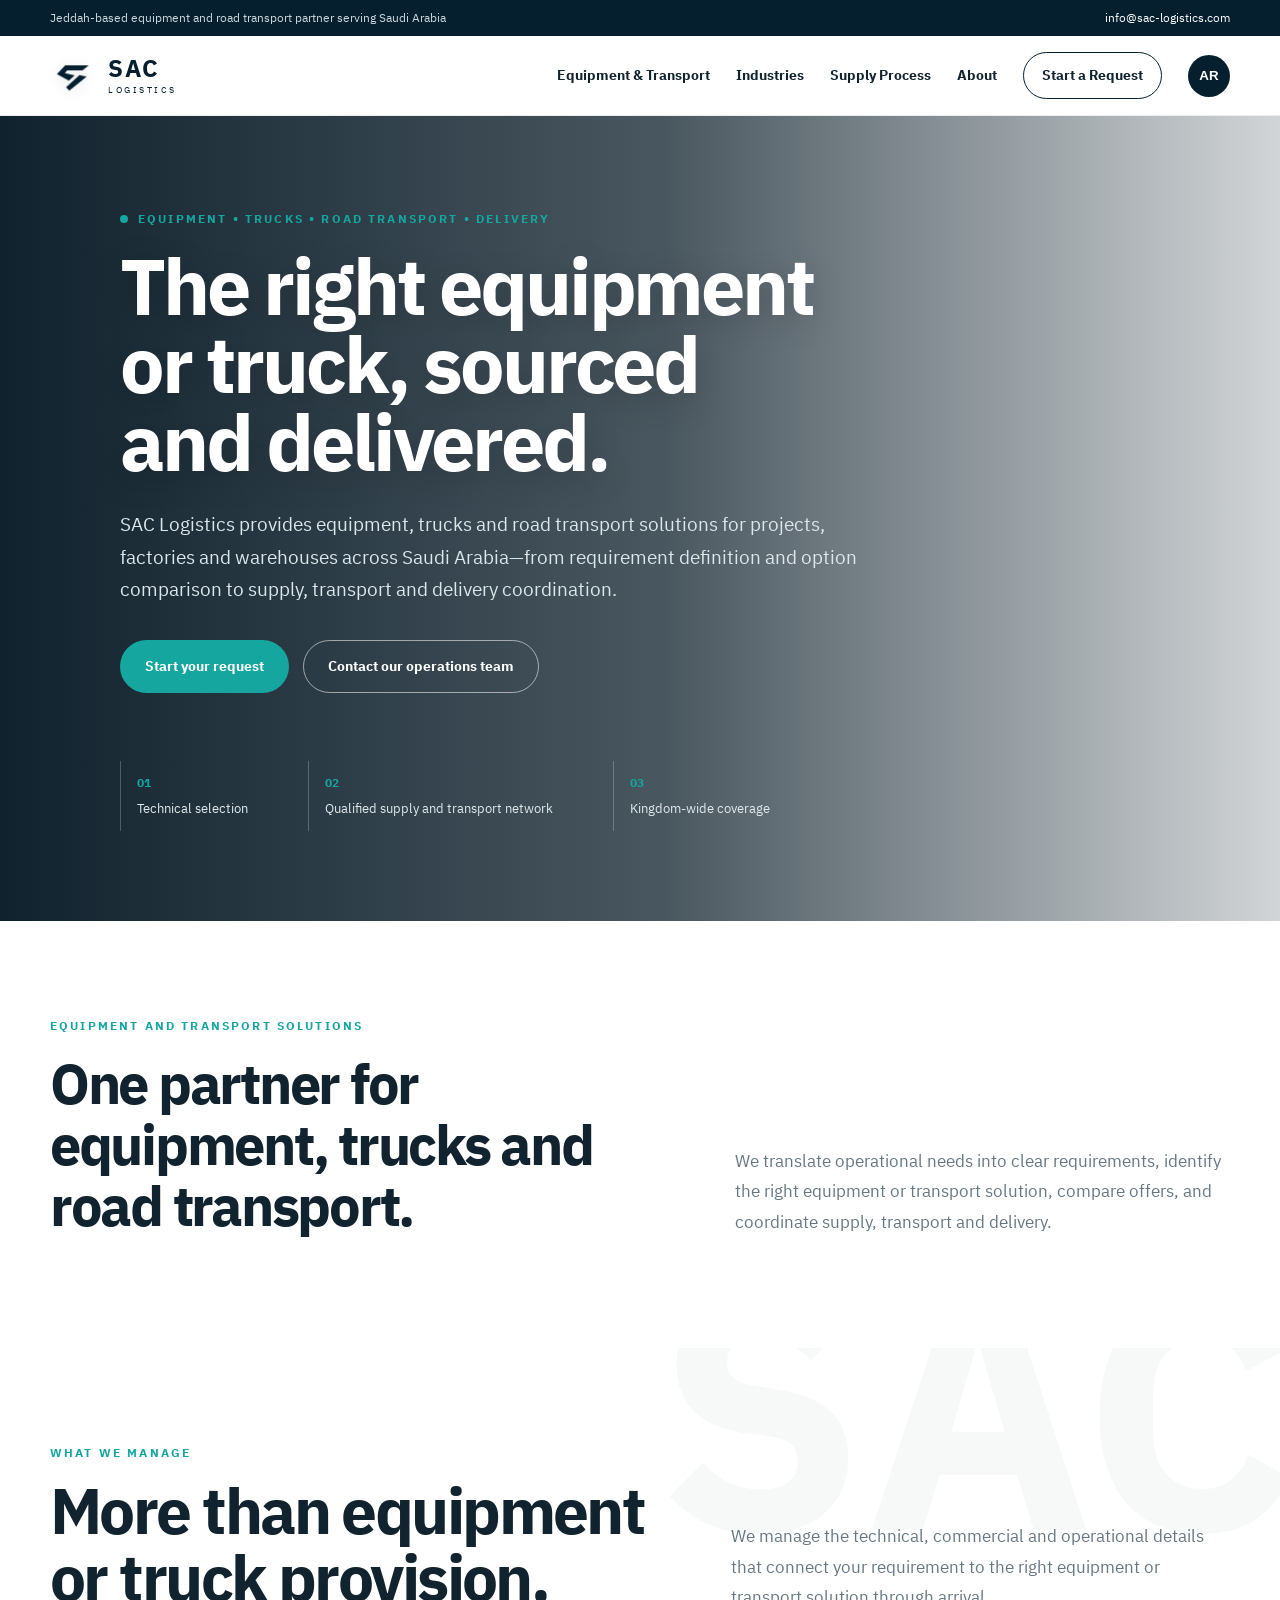
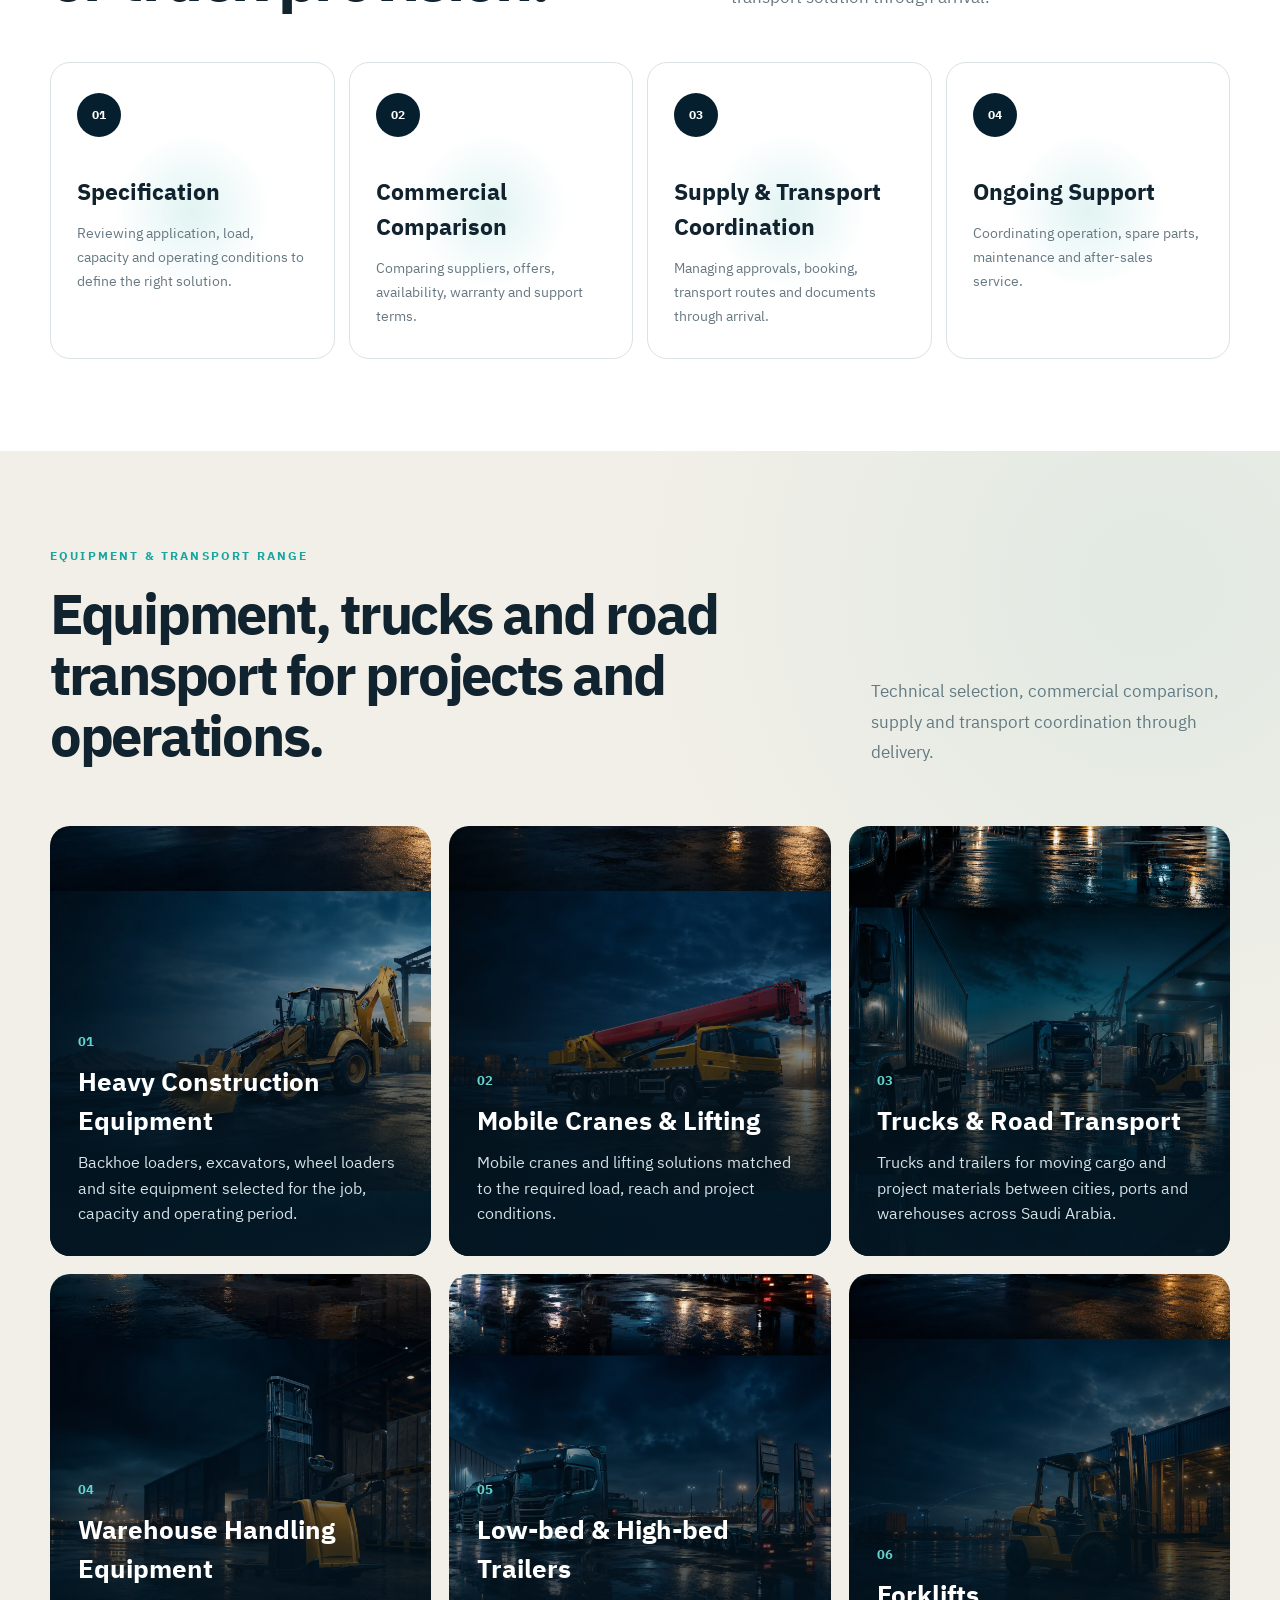
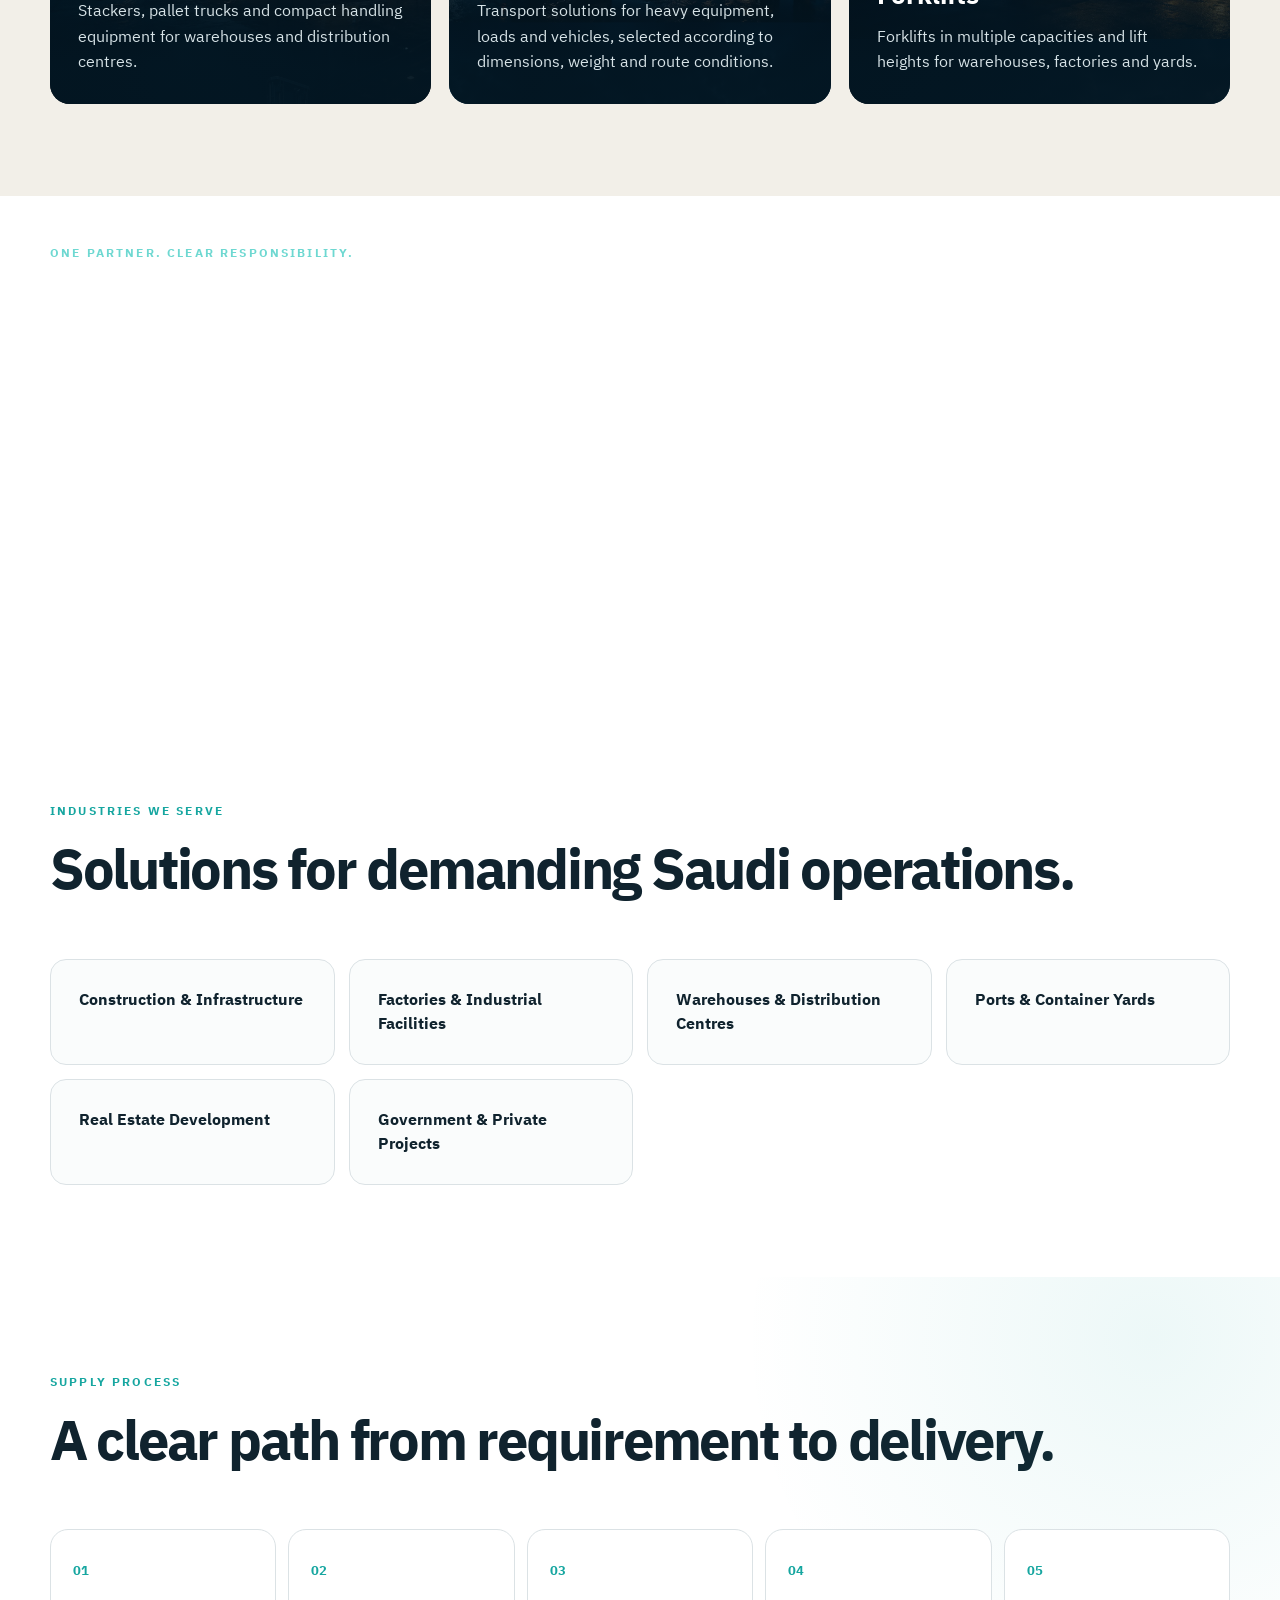
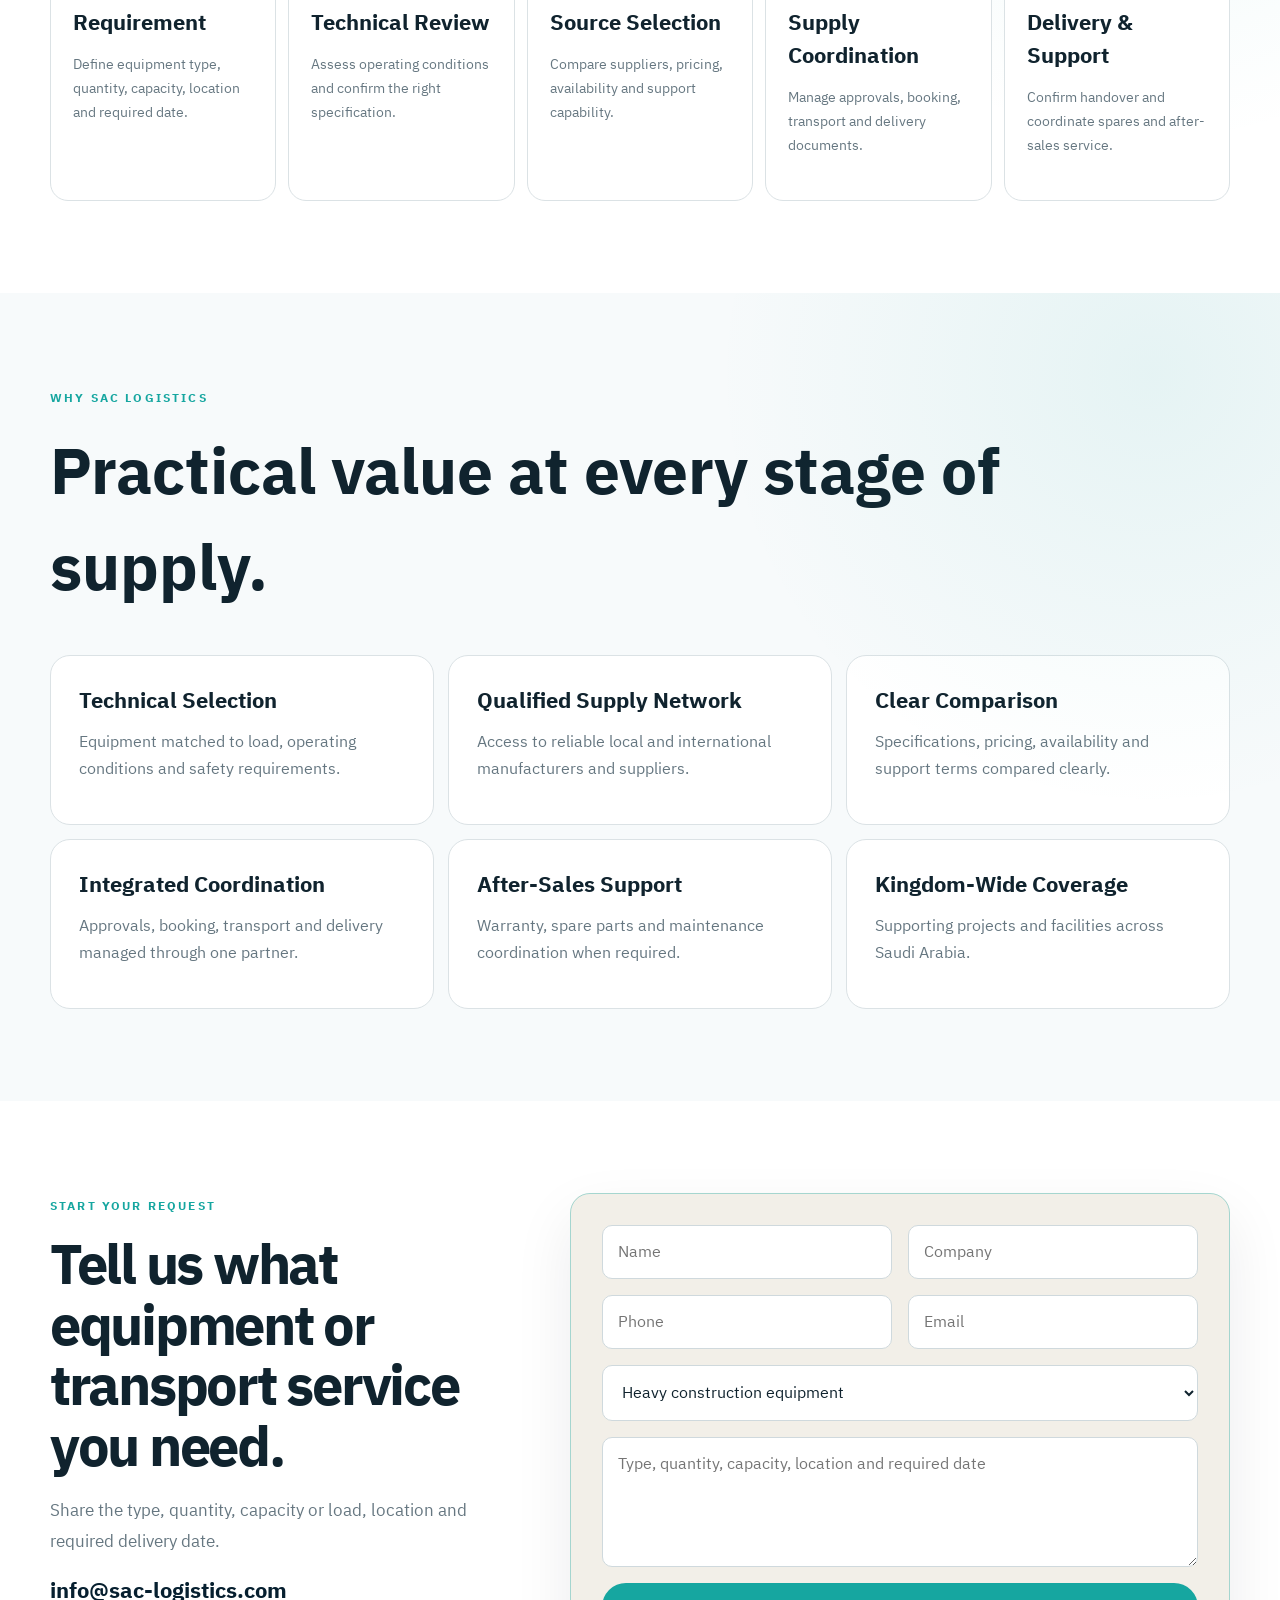
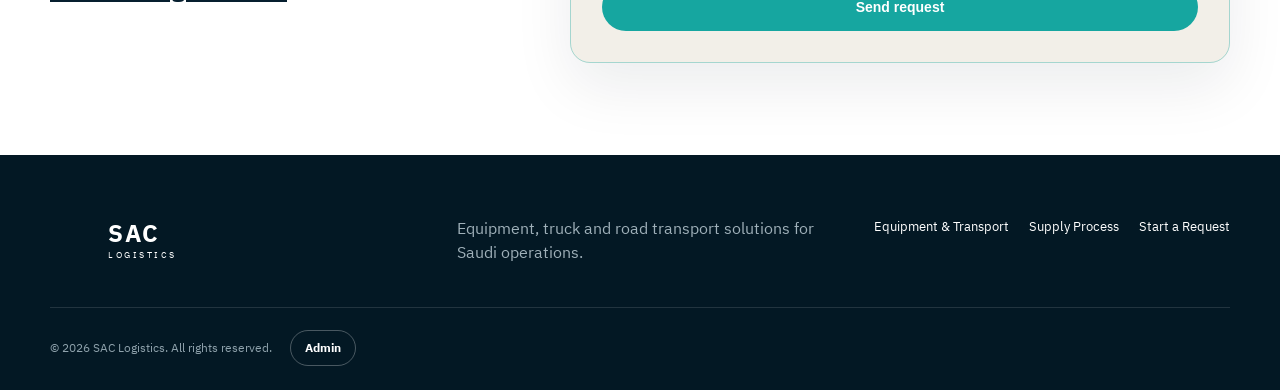
<file: index.html>
<!doctype html>
<html lang="en" dir="ltr">
<head>
<meta charset="utf-8">
<meta name="viewport" content="width=device-width,initial-scale=1">
<meta name="theme-color" content="#061f2f">
<meta name="description" content="SAC Logistics provides heavy equipment, trucks, low-bed and high-bed trailers, road transport and warehouse equipment solutions across Saudi Arabia.">
<title>SAC Logistics | Equipment, Trucks & Road Transport Saudi Arabia</title>
<link rel="stylesheet" href="styles.css?v=20260718-2"><link rel="stylesheet" href="logo-interactive-v1.css?v=1"><link rel="stylesheet" href="experience-v1.css?v=1">
</head>
<body>
<div class="topbar"><span data-i18n="topbar">Jeddah-based logistics operations partner serving Saudi Arabia</span><a href="mailto:info@sac-logistics.com">info@sac-logistics.com</a></div>
<header class="nav-wrap" id="top">
<a class="brand" href="#top" aria-label="SAC Logistics"><span class="mark">S</span><span><strong>SAC</strong><small>LOGISTICS</small></span></a>
<button class="menu-toggle" aria-label="Open menu">☰</button>
<nav class="main-nav"><a href="#equipment" data-i18n="navEquipment">Services</a><a href="#industries" data-i18n="navIndustries">Industries</a><a href="#process" data-i18n="navProcess">How We Work</a><a href="#about" data-i18n="navAbout">About</a><a class="nav-cta" href="#contact" data-i18n="navQuote">Request Service</a><button class="lang-btn" id="langBtn">AR</button></nav>
</header>
<main>
<section class="hero"><div class="hero-overlay"></div><div class="container hero-content"><div class="eyebrow" data-i18n="heroEyebrow">EQUIPMENT SUPPLY • TECHNICAL SELECTION • DELIVERY</div><h1 data-i18n="heroTitle">The right equipment, correctly specified, sourced and delivered.</h1><p data-i18n="heroText">SAC Logistics supplies equipment solutions for projects, factories and warehouses across Saudi Arabia.</p><div class="hero-actions"><a class="btn primary" href="#contact" data-i18n="heroCta">Request equipment</a><a class="btn ghost" href="#contact" data-i18n="heroExplore">Contact our supply team</a></div><div class="proof"><div><b>01</b><span data-i18n="proof1">Technical selection</span></div><div><b>02</b><span data-i18n="proof2">Qualified supply network</span></div><div><b>03</b><span data-i18n="proof3">Kingdom-wide delivery</span></div></div></div></section>
<section class="intro section"><div class="container split"><div><span class="kicker" data-i18n="introKicker">ABOUT SAC LOGISTICS</span><h2 data-i18n="introTitle">An integrated operations and logistics management partner.</h2></div><div><p data-i18n="introText">We assess requirements, compare suppliers, schedule equipment and vehicles, and follow execution through final delivery.</p></div></div></section>
<section class="capabilities section"><div class="container"><div class="cap-head"><div><span class="kicker" data-i18n="capKicker">WHAT WE MANAGE</span><h2 data-i18n="capTitle">More than equipment supply.</h2></div><p data-i18n="capLead">We manage the technical, commercial and operational details that connect your requirement to the right equipment and a controlled delivery.</p></div><div class="cap-grid"><article class="cap-card"><span class="cap-no">01</span><h3 data-i18n="cap1">Specification</h3><p data-i18n="cap1Text">Reviewing application, load, capacity and operating conditions to define the right solution.</p></article><article class="cap-card"><span class="cap-no">02</span><h3 data-i18n="cap2">Commercial Comparison</h3><p data-i18n="cap2Text">Comparing suppliers, offers, availability, warranty and support terms.</p></article><article class="cap-card"><span class="cap-no">03</span><h3 data-i18n="cap3">Supply Coordination</h3><p data-i18n="cap3Text">Managing approvals, booking, transport and documents through arrival.</p></article><article class="cap-card"><span class="cap-no">04</span><h3 data-i18n="cap4">Ongoing Support</h3><p data-i18n="cap4Text">Coordinating operation, spare parts, maintenance and after-sales service.</p></article></div></div></section>
<section class="equipment section" id="equipment"><div class="container"><div class="section-head"><div><span class="kicker" data-i18n="equipmentKicker">OUR SERVICES</span><h2 data-i18n="equipmentTitle">Integrated logistics and operating solutions from one partner.</h2></div><p data-i18n="equipmentText">Equipment, trucks, transport, maintenance, supplier comparison, tracking and operating support.</p></div><div class="equipment-grid"></div></div></section>
<section class="visual-band"><div class="container"><span class="kicker light" data-i18n="visualKicker">ONE PARTNER. CLEAR RESPONSIBILITY.</span><h2 data-i18n="visualTitle">Equipment selected for real operating conditions.</h2><p data-i18n="visualText">We combine technical selection, commercial comparison, supply coordination and after-sales support.</p></div></section>
<section class="industries section" id="industries"><div class="container"><div class="section-head"><div><span class="kicker" data-i18n="industriesKicker">SECTORS WE SERVE</span><h2 data-i18n="industriesTitle">Built for demanding Saudi operations.</h2></div></div><div class="industry-grid"><div data-i18n="ind1">Construction & Infrastructure</div><div data-i18n="ind2">Factories & Building Materials</div><div data-i18n="ind3">Warehouses & Logistics Centres</div><div data-i18n="ind4">Ports & Container Yards</div><div data-i18n="ind5">Industrial Projects</div><div data-i18n="ind6">Real Estate Developers</div></div></div></section>
<section class="process section" id="process"><div class="container"><div class="section-head"><div><span class="kicker" data-i18n="processKicker">HOW WE WORK</span><h2 data-i18n="processTitle">A controlled journey from request to delivery.</h2></div></div><div class="steps"><article><b>01</b><h3 data-i18n="step1">Request</h3><p data-i18n="step1Text">Equipment or truck details, location and duration.</p></article><article><b>02</b><h3 data-i18n="step2">Assessment</h3><p data-i18n="step2Text">Selecting the right type, capacity and specification.</p></article><article><b>03</b><h3 data-i18n="step3">Supplier Selection</h3><p data-i18n="step3Text">Comparing suppliers, prices and availability.</p></article><article><b>04</b><h3 data-i18n="step4">Scheduling</h3><p data-i18n="step4Text">Booking, arrival, loading and route coordination.</p></article><article><b>05</b><h3 data-i18n="step5">Delivery</h3><p data-i18n="step5Text">Execution follow-up through successful closure.</p></article></div></div></section>
<section class="about section" id="about"><div class="container about-grid"><div class="about-photo"></div><div><span class="kicker" data-i18n="aboutKicker">ABOUT SAC LOGISTICS</span><h2 data-i18n="aboutTitle">More than a broker: an integrated operations partner.</h2><p data-i18n="aboutText">We assess needs, select suppliers, compare prices, schedule operations and monitor delivery through completion.</p><div class="chips"><span data-i18n="chip1">Wide Saudi network</span><span data-i18n="chip2">Fast response</span><span data-i18n="chip3">Continuous support</span></div></div></div></section>
<section class="contact section" id="contact"><div class="container contact-grid"><div><span class="kicker" data-i18n="contactKicker">START YOUR REQUEST</span><h2 data-i18n="contactTitle">Tell us what equipment or transport service you need.</h2><p data-i18n="contactText">Share the type, quantity, capacity or load, location and required delivery date.</p><a class="email" href="mailto:info@sac-logistics.com">info@sac-logistics.com</a></div><form action="mailto:info@sac-logistics.com" method="post" enctype="text/plain"><input name="name" data-ph="name" placeholder="Name" required><input name="company" data-ph="company" placeholder="Company"><input name="phone" data-ph="phone" placeholder="Phone"><input name="email" type="email" data-ph="email" placeholder="Email" required><select name="category"><option data-i18n="opt1">Heavy construction equipment</option><option data-i18n="opt2">Cranes & lifting equipment</option><option data-i18n="opt3">Trucks & road transport</option><option data-i18n="opt4">Warehouse handling equipment</option><option data-i18n="opt5">Low-bed & high-bed trailers</option><option data-i18n="opt6">Forklifts</option></select><textarea name="details" data-ph="details" placeholder="Type, quantity, capacity or load, location and required date"></textarea><button class="btn primary" type="submit" data-i18n="send">Send request</button></form></div></section>
</main>
<footer><div class="container footer-grid"><div class="brand footer-brand"><span class="mark">S</span><span><strong>SAC</strong><small>LOGISTICS</small></span></div><p data-i18n="footerText">Equipment, trucks and logistics operations across Saudi Arabia.</p><div><a href="#equipment" data-i18n="navEquipment">Services</a><a href="#process" data-i18n="navProcess">How We Work</a><a href="#contact" data-i18n="navQuote">Request Service</a></div></div><div class="container copyright">© 2026 SAC Logistics. <span data-i18n="rights">All rights reserved.</span></div></footer>
<script src="script.js?v=20260718-2"></script>
<script src="hero-video-v5.js?v=20260719-1"></script>
<script src="content-final-v1.js?v=20260719-1"></script>
<script src="logo-interactive-v1.js?v=1"></script><script src="experience-v1.js?v=1"></script></body></html>
</file>
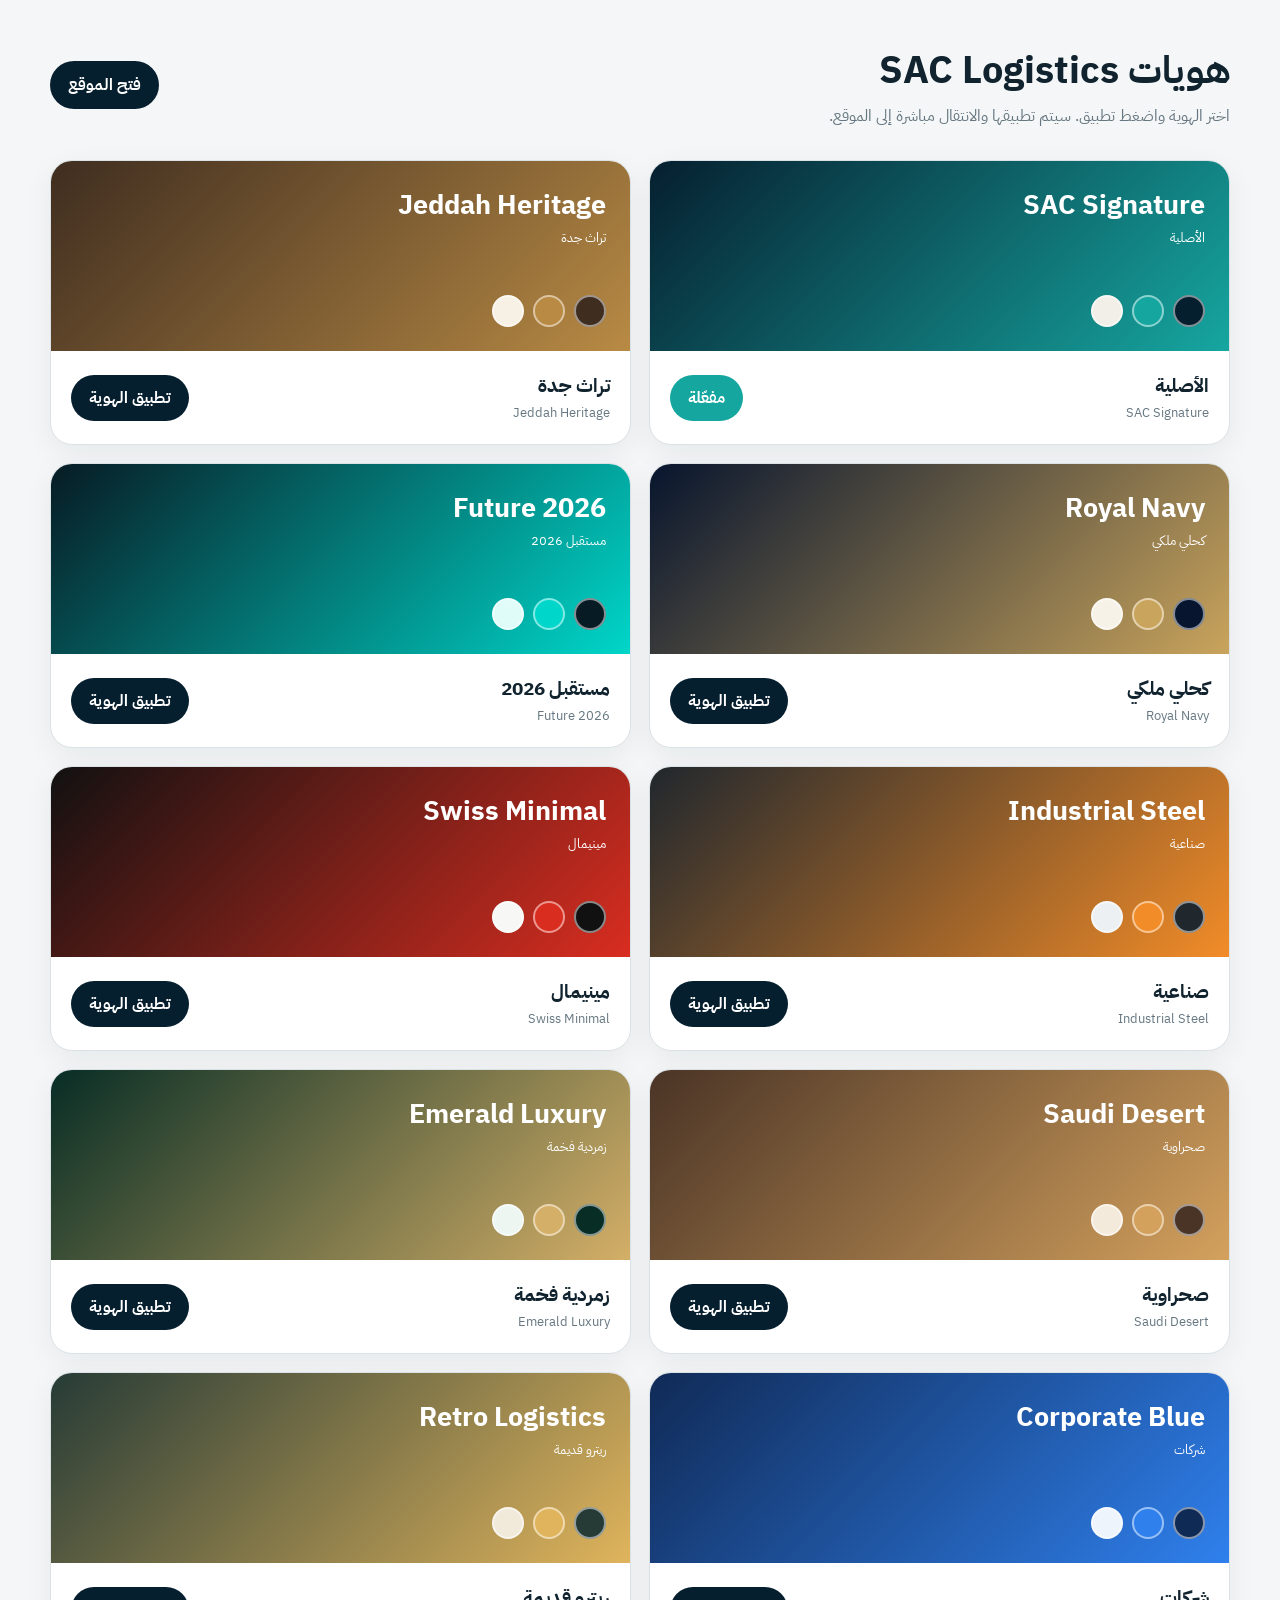
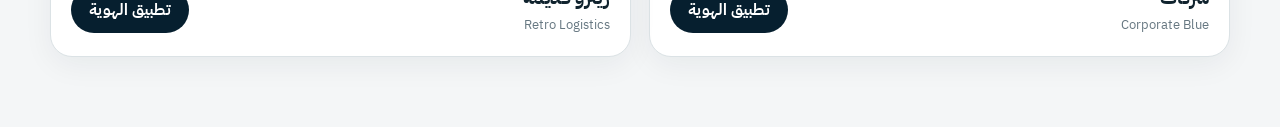
<file: admin.html>
<!doctype html><html lang="ar" dir="rtl"><head><meta charset="utf-8"><meta name="viewport" content="width=device-width,initial-scale=1"><meta name="theme-color" content="#061f2f"><title>SAC Logistics | Identity Admin</title><link rel="stylesheet" href="admin.css?v=2"></head><body><main class="wrap"><header class="top"><div><h1>هويات SAC Logistics</h1><p>اختر الهوية واضغط تطبيق. سيتم تطبيقها والانتقال مباشرة إلى الموقع.</p></div><a class="back" href="index.html?cache=2" target="_blank">فتح الموقع</a></header><section class="grid"></section></main><div class="notice"></div><script src="theme-data.js?v=2"></script><script src="admin-v2.js?v=2"></script></body></html>
</file>
<file: styles.css>
:root{--navy:#061f2f;--navy2:#0a3348;--teal:#16a6a0;--sand:#f2efe8;--ink:#10232e;--muted:#667781;--line:#dbe2e5;--radius:20px}*{box-sizing:border-box}html{scroll-behavior:smooth}body{margin:0;font-family:Arial,Tahoma,sans-serif;color:var(--ink);background:#fff}body.rtl{font-family:Tahoma,Arial,sans-serif}.container{width:min(1180px,calc(100% - 48px));margin:auto}.topbar{height:36px;background:var(--navy);color:#cbd8de;display:flex;align-items:center;justify-content:space-between;padding:0 max(24px,calc((100vw - 1180px)/2));font-size:12px}.topbar a{color:#fff;text-decoration:none}.nav-wrap{height:84px;background:#fff;display:flex;align-items:center;justify-content:space-between;padding:0 max(24px,calc((100vw - 1180px)/2));position:sticky;top:0;z-index:20;border-bottom:1px solid rgba(6,31,47,.08)}.brand{display:flex;gap:10px;align-items:center;text-decoration:none;color:var(--navy)}.mark{width:42px;height:42px;border-radius:12px;background:var(--teal);color:#fff;display:grid;place-items:center;font-weight:900;font-size:22px}.brand span:last-child{display:flex;flex-direction:column;line-height:1}.brand strong{font-size:24px;letter-spacing:.08em}.brand small{font-size:9px;letter-spacing:.28em;margin-top:5px}.main-nav{display:flex;align-items:center;gap:26px}.main-nav a{color:var(--ink);text-decoration:none;font-size:14px;font-weight:700}.nav-cta{border:1px solid var(--navy);padding:12px 18px;border-radius:999px}.lang-btn{border:0;background:var(--navy);color:#fff;border-radius:999px;width:42px;height:42px;font-weight:800;cursor:pointer}.menu-toggle{display:none;border:0;background:none;font-size:26px}.hero{min-height:calc(100vh - 120px);position:relative;color:#fff;display:flex;align-items:center;background:url('https://images.unsplash.com/photo-1586528116311-ad8dd3c8310d?auto=format&fit=crop&w=2200&q=90') center/cover}.hero-overlay{position:absolute;inset:0;background:linear-gradient(90deg,rgba(3,22,34,.95),rgba(3,22,34,.72) 52%,rgba(3,22,34,.18))}.hero-content{position:relative;z-index:2;padding:90px 0}.eyebrow,.kicker{font-size:12px;font-weight:800;letter-spacing:.18em;color:var(--teal)}.hero h1{font-size:clamp(48px,6.2vw,88px);line-height:.98;max-width:900px;margin:20px 0 26px;letter-spacing:-.04em}.hero p{max-width:690px;font-size:19px;line-height:1.7;color:#dce7eb}.hero-actions{display:flex;gap:14px;margin-top:34px}.btn{display:inline-flex;align-items:center;justify-content:center;padding:15px 24px;border-radius:999px;text-decoration:none;font-weight:800;font-size:14px;border:1px solid transparent;cursor:pointer}.primary{background:var(--teal);color:#fff}.ghost{border-color:rgba(255,255,255,.55);color:#fff}.proof{display:flex;gap:44px;margin-top:68px}.proof div{display:flex;flex-direction:column;gap:7px}.proof b{font-size:12px;color:var(--teal)}.proof span{font-size:13px;color:#e2eaed}.section{padding:105px 0}.split{display:grid;grid-template-columns:1.2fr 1fr;gap:90px;align-items:end}.split h2,.section-head h2,.about h2,.contact h2{font-size:clamp(36px,4.4vw,62px);line-height:1.08;letter-spacing:-.04em;margin:18px 0}.split p,.section-head p,.about p,.contact p{font-size:17px;line-height:1.8;color:var(--muted)}.equipment{background:var(--sand)}.section-head{display:flex;justify-content:space-between;align-items:end;gap:60px;margin-bottom:48px}.section-head>p{max-width:430px}.equipment-grid{display:grid;grid-template-columns:1.25fr 1fr;gap:18px}.eq-card{position:relative;min-height:390px;border-radius:var(--radius);overflow:hidden;background-size:cover;background-position:center}.eq-card.big{grid-row:span 2;min-height:798px}.eq-card:after{content:'';position:absolute;inset:0;background:linear-gradient(180deg,transparent 18%,rgba(3,22,34,.94))}.eq-copy{position:absolute;z-index:2;left:28px;right:28px;bottom:28px;color:#fff}.eq-copy small{color:#65d4ce;font-weight:800}.eq-copy h3{font-size:30px;margin:10px 0}.eq-copy p{margin:0;color:#d6e2e6;line-height:1.6}.forklift{background-image:url('https://images.unsplash.com/photo-1586528116311-ad8dd3c8310d?auto=format&fit=crop&w=1500&q=88')}.warehouse{background-image:url('https://images.unsplash.com/photo-1553413077-190dd305871c?auto=format&fit=crop&w=1200&q=88')}.loading{background-image:url('https://images.unsplash.com/photo-1566576721346-d4a3b4eaeb55?auto=format&fit=crop&w=1200&q=88')}.containers{background-image:url('https://images.unsplash.com/photo-1494412574643-ff11b0a5c1c3?auto=format&fit=crop&w=1200&q=88')}.site{background-image:url('https://images.unsplash.com/photo-1580674285054-bed31e145f59?auto=format&fit=crop&w=1200&q=88')}.visual-band{min-height:510px;display:flex;align-items:center;color:#fff;background:linear-gradient(90deg,rgba(3,22,34,.95),rgba(3,22,34,.42)),url('https://images.unsplash.com/photo-1553413077-190dd305871c?auto=format&fit=crop&w=2000&q=88') center/cover}.visual-band h2{font-size:clamp(40px,5vw,68px);max-width:790px;margin:12px 0}.visual-band p{max-width:620px;font-size:18px;line-height:1.7}.light{color:#6ed8d1}.industries{background:#fff}.industry-grid{display:grid;grid-template-columns:repeat(3,1fr);gap:14px}.industry-grid div{padding:28px;border:1px solid var(--line);border-radius:16px;font-weight:800;background:#fafcfc}.steps{display:grid;grid-template-columns:repeat(5,1fr);border-top:1px solid var(--line)}.steps article{padding:34px 22px 10px 0}.steps b{font-size:13px;color:var(--teal)}.steps h3{margin:38px 0 12px;font-size:22px}.steps p{font-size:14px;line-height:1.7;color:var(--muted)}.about{background:#f7fafb}.about-grid{display:grid;grid-template-columns:1fr 1fr;gap:80px;align-items:center}.about-photo{height:610px;border-radius:var(--radius);background:url('https://images.unsplash.com/photo-1578575437130-527eed3abbec?auto=format&fit=crop&w=1500&q=88') center/cover}.chips{display:flex;flex-wrap:wrap;gap:10px;margin-top:28px}.chips span{background:#e7f2f2;color:var(--navy);padding:10px 14px;border-radius:999px;font-size:13px;font-weight:700}.contact-grid{display:grid;grid-template-columns:.8fr 1.2fr;gap:80px}.email{font-size:22px;color:var(--navy);font-weight:800}.contact form{display:grid;grid-template-columns:1fr 1fr;gap:16px;background:var(--sand);padding:32px;border-radius:var(--radius)}input,select,textarea{width:100%;padding:14px 15px;border:1px solid #cfd9dd;border-radius:10px;background:#fff;font:inherit;color:var(--ink)}textarea,select,.contact form button{grid-column:span 2}textarea{min-height:130px;resize:vertical}footer{background:#031824;color:#fff;padding:62px 0 24px}.footer-grid{display:grid;grid-template-columns:1fr 1fr 1fr;gap:40px;align-items:start}.footer-brand{color:#fff}.footer-grid p{color:#9fb0b9;margin:0}.footer-grid>div:last-child{display:flex;justify-content:flex-end;gap:20px}.footer-grid a{color:#fff;text-decoration:none;font-size:13px}.copyright{border-top:1px solid rgba(255,255,255,.12);padding-top:22px;margin-top:42px;font-size:12px;color:#8fa2ac}body.rtl .hero-overlay{background:linear-gradient(270deg,rgba(3,22,34,.95),rgba(3,22,34,.72) 52%,rgba(3,22,34,.18))}body.rtl .eq-copy{left:28px;right:28px}body.rtl .steps article{padding:34px 0 10px 22px}body.rtl .footer-grid>div:last-child{justify-content:flex-start}@media(max-width:900px){.main-nav{position:absolute;top:84px;left:0;right:0;background:#fff;display:none;flex-direction:column;align-items:stretch;padding:24px}.main-nav.open{display:flex}.menu-toggle{display:block}.split,.about-grid,.contact-grid{grid-template-columns:1fr;gap:45px}.section-head{align-items:flex-start;flex-direction:column}.equipment-grid{grid-template-columns:1fr}.eq-card.big{grid-row:auto;min-height:500px}.industry-grid{grid-template-columns:1fr 1fr}.steps{grid-template-columns:1fr 1fr}.footer-grid{grid-template-columns:1fr}.footer-grid>div:last-child{justify-content:flex-start}}@media(max-width:600px){.container{width:min(100% - 30px,1180px)}.topbar{padding:0 15px;font-size:10px}.topbar a{display:none}.nav-wrap{padding:0 15px}.section{padding:76px 0}.hero{min-height:760px}.hero h1{font-size:46px}.hero p{font-size:16px}.hero-actions{flex-direction:column}.proof{gap:20px;flex-wrap:wrap;margin-top:42px}.equipment-grid,.industry-grid,.steps{grid-template-columns:1fr}.eq-card,.eq-card.big{min-height:410px}.about-photo{height:360px}.contact form{grid-template-columns:1fr;padding:22px}.contact form>*{grid-column:span 1!important}.footer-grid>div:last-child{flex-direction:column}}
</file>
<file: logo-interactive-v1.css>
.brand .mark.sac-logo-mark{--logo-main:var(--navy);--logo-accent:var(--teal);--logo-rx:0deg;--logo-ry:0deg;width:48px;height:48px;border-radius:0;background:transparent;color:var(--logo-main);display:grid;place-items:center;overflow:visible;perspective:500px;isolation:isolate}.sac-logo-svg{width:100%;height:100%;overflow:visible;filter:drop-shadow(0 3px 7px rgba(0,0,0,.1))}.sac-logo-group{cursor:pointer;transform-box:fill-box;transform-origin:center;transform:rotateX(var(--logo-rx)) rotateY(var(--logo-ry));transition:transform .18s ease,filter .3s}.sac-logo-shape{fill:currentColor;transform-box:fill-box;transform-origin:center;transition:fill .3s,transform .34s cubic-bezier(.2,.8,.2,1)}.brand:hover .sac-logo-group,.sac-logo-group:focus-visible{transform:rotateX(var(--logo-rx)) rotateY(var(--logo-ry)) translateY(-3px) scale(1.045);filter:drop-shadow(0 9px 14px rgba(0,0,0,.18));outline:none}.brand:hover .sac-logo-top,.sac-logo-group:focus-visible .sac-logo-top{transform:translate(5px,-3px)}.brand:hover .sac-logo-bottom,.sac-logo-group:focus-visible .sac-logo-bottom{fill:var(--logo-accent);transform:translate(-8px,8px)}footer .mark.sac-logo-mark{--logo-main:#fff;--logo-accent:var(--teal)}@media(max-width:600px){.brand .mark.sac-logo-mark{width:43px;height:43px}}@media(prefers-reduced-motion:reduce){.sac-logo-group,.sac-logo-shape{transition:none}.sac-logo-group{transform:none!important}}
</file>
<file: experience-v1.css>
/* SAC interaction and content layer */
.main-nav a:not(.nav-cta){position:relative}.main-nav a:not(.nav-cta):after{content:'';position:absolute;inset-inline:0;bottom:-9px;height:2px;background:var(--teal);transform:scaleX(0);transform-origin:left;transition:transform .28s ease}body.rtl .main-nav a:not(.nav-cta):after{transform-origin:right}.main-nav a:not(.nav-cta):hover:after{transform:scaleX(1)}
.hero-content{animation:heroEnter .9s cubic-bezier(.2,.75,.2,1) both}.eyebrow{display:inline-flex;align-items:center;gap:10px}.eyebrow:before{content:'';width:8px;height:8px;border-radius:50%;background:var(--teal);box-shadow:0 0 0 0 color-mix(in srgb,var(--teal) 55%,transparent);animation:signal 2.2s infinite}.hero h1{text-shadow:0 8px 34px rgba(0,0,0,.2)}
.btn{position:relative;overflow:hidden}.btn:after{content:'';position:absolute;inset:-50% auto -50% -45%;width:32%;background:linear-gradient(90deg,transparent,rgba(255,255,255,.38),transparent);transform:skewX(-18deg);transition:left .55s ease}.btn:hover:after{left:120%}
.proof>div{padding:13px 16px;border-inline-start:1px solid rgba(255,255,255,.23);transition:background .3s,transform .3s}.proof>div:hover{background:rgba(255,255,255,.08);transform:translateY(-4px)}
.capabilities{position:relative;background:#fff;overflow:hidden}.capabilities:before{content:'SAC';position:absolute;right:-20px;top:-95px;font-weight:900;font-size:clamp(180px,26vw,410px);line-height:1;color:color-mix(in srgb,var(--navy) 3%,transparent);pointer-events:none}body.rtl .capabilities:before{right:auto;left:-20px}.cap-head{display:grid;grid-template-columns:1.1fr .9fr;gap:70px;align-items:end;margin-bottom:48px}.cap-head h2{font-size:clamp(38px,5vw,66px);line-height:1.05;letter-spacing:-.04em;margin:16px 0 0}.cap-head p{font-size:17px;line-height:1.8;color:var(--muted);margin:0}.cap-grid{display:grid;grid-template-columns:repeat(4,1fr);gap:14px}.cap-card{--mx:50%;--my:50%;position:relative;min-height:265px;padding:30px 26px;border:1px solid var(--line);border-radius:var(--radius);background:radial-gradient(circle at var(--mx) var(--my),color-mix(in srgb,var(--teal) 13%,transparent),transparent 38%),#fff;overflow:hidden;transition:transform .38s ease,border-color .38s ease,box-shadow .38s ease}.cap-card:after{content:'';position:absolute;inset-inline:0;bottom:0;height:4px;background:var(--teal);transform:scaleX(0);transition:transform .38s ease}.cap-card:hover{transform:translateY(-9px);border-color:color-mix(in srgb,var(--teal) 45%,var(--line));box-shadow:0 24px 55px color-mix(in srgb,var(--navy) 13%,transparent)}.cap-card:hover:after{transform:scaleX(1)}.cap-no{display:inline-grid;place-items:center;width:44px;height:44px;border-radius:50%;background:var(--navy);color:#fff;font-size:12px;font-weight:800}.cap-card h3{font-size:23px;margin:38px 0 12px}.cap-card p{margin:0;color:var(--muted);line-height:1.7;font-size:14px}
.equipment-grid .eq-card{background-size:105%!important;transition:background-size .65s cubic-bezier(.2,.8,.2,1),transform .45s ease,box-shadow .45s ease!important}.equipment-grid .eq-card:hover{background-size:114%!important}.industry-grid div{position:relative;overflow:hidden}.industry-grid div:before{content:'';position:absolute;inset-inline-start:0;top:0;bottom:0;width:3px;background:var(--teal);transform:scaleY(0);transition:transform .32s ease}.industry-grid div:hover:before{transform:scaleY(1)}
.steps article{position:relative;overflow:hidden}.steps article:after{content:'';position:absolute;inset-inline-start:0;bottom:0;width:100%;height:3px;background:var(--teal);transform:scaleX(0);transform-origin:inherit;transition:transform .35s ease}.steps article:hover:after{transform:scaleX(1)}
.contact form{position:relative}.contact form:before{content:'';position:absolute;inset:0;border:1px solid color-mix(in srgb,var(--teal) 35%,transparent);border-radius:inherit;pointer-events:none;animation:formGlow 3.5s ease-in-out infinite}
@keyframes heroEnter{from{opacity:0;transform:translateY(30px)}to{opacity:1;transform:none}}@keyframes signal{70%{box-shadow:0 0 0 10px transparent}100%{box-shadow:0 0 0 0 transparent}}@keyframes formGlow{50%{box-shadow:0 0 0 7px color-mix(in srgb,var(--teal) 5%,transparent)}}
@media(max-width:900px){.cap-head{grid-template-columns:1fr;gap:20px}.cap-grid{grid-template-columns:1fr 1fr}}@media(max-width:600px){.cap-grid{grid-template-columns:1fr}.cap-card{min-height:225px}.capabilities:before{font-size:190px}.proof>div{padding:10px 12px}.equipment-grid .eq-card{background-size:cover!important}.equipment-grid .eq-card:hover{background-size:cover!important}}
@media(prefers-reduced-motion:reduce){.hero-content,.eyebrow:before,.contact form:before{animation:none}.btn:after{display:none}.cap-card,.equipment-grid .eq-card{transition:none!important}}
</file>
<file: admin.css>
@import url('https://fonts.googleapis.com/css2?family=IBM+Plex+Sans+Arabic:wght@400;500;600;700&display=swap');*{box-sizing:border-box}body{margin:0;background:#f4f6f7;color:#10232e;font-family:'IBM Plex Sans Arabic',Arial,sans-serif}.wrap{width:min(1180px,calc(100% - 32px));margin:auto;padding:42px 0 70px}.top{display:flex;justify-content:space-between;gap:20px;align-items:center;margin-bottom:32px}.top h1{margin:0;font-size:38px}.top p{margin:5px 0 0;color:#667781}.back{background:#061f2f;color:#fff;padding:12px 18px;border-radius:999px;text-decoration:none;font-weight:700}.grid{display:grid;grid-template-columns:repeat(2,1fr);gap:18px}.card{background:#fff;border:1px solid #dbe2e5;border-radius:22px;overflow:hidden;box-shadow:0 8px 30px rgba(6,31,47,.06)}.preview{height:190px;padding:24px;display:flex;flex-direction:column;justify-content:space-between}.preview strong{font-size:27px}.preview span{font-size:13px}.dots{display:flex;gap:9px}.dots i{width:32px;height:32px;border-radius:50%;border:2px solid rgba(255,255,255,.5)}.meta{padding:20px;display:flex;justify-content:space-between;gap:16px;align-items:center}.meta h2{font-size:19px;margin:0}.meta small{color:#667781}.apply{border:0;background:#061f2f;color:#fff;padding:11px 18px;border-radius:999px;font:inherit;font-weight:700;cursor:pointer}.apply.active{background:#16a6a0}.notice{position:fixed;bottom:22px;left:50%;transform:translateX(-50%) translateY(100px);background:#061f2f;color:#fff;padding:13px 22px;border-radius:999px;transition:.25s;opacity:0}.notice.show{transform:translateX(-50%) translateY(0);opacity:1}@media(max-width:760px){.top{align-items:flex-start;flex-direction:column}.top h1{font-size:30px}.grid{grid-template-columns:1fr}.preview{height:165px}}
</file>
